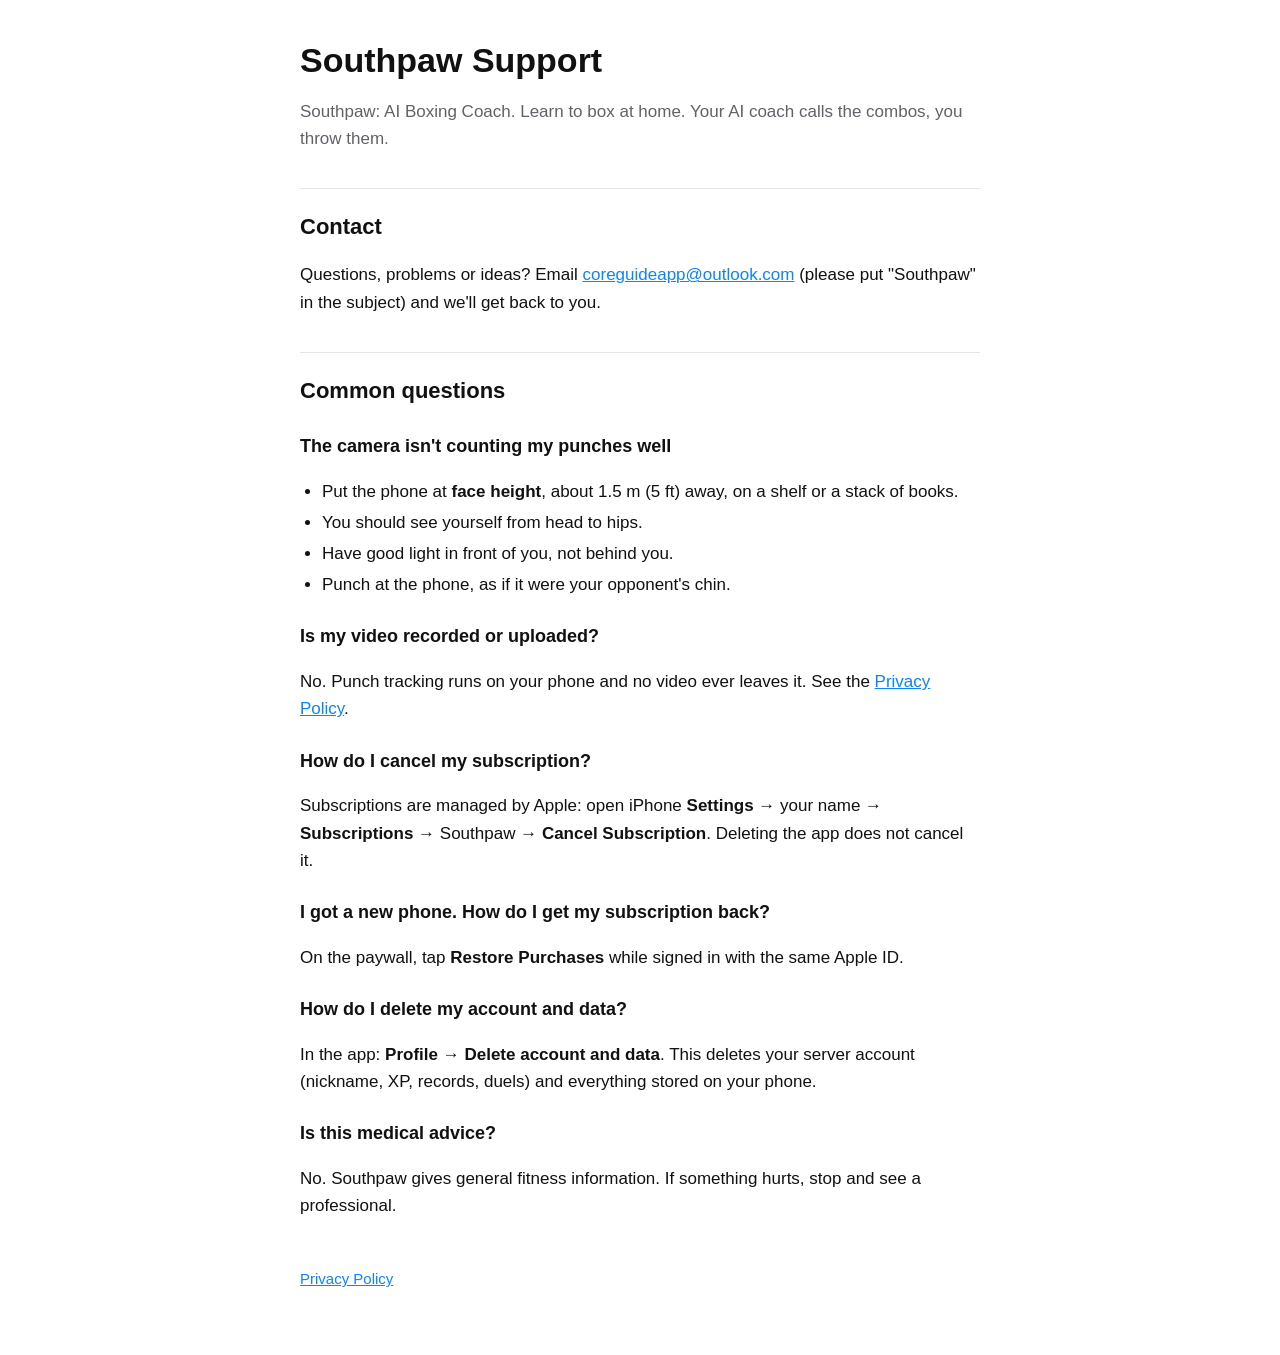
<file: index.html>
<!doctype html>
<html lang="en">
<head>
<meta charset="utf-8">
<meta name="viewport" content="width=device-width, initial-scale=1">
<title>Southpaw Support</title>
<link rel="stylesheet" href="style.css">
</head>
<body>
<main>
<h1>Southpaw Support</h1>
<p class="muted">Southpaw: AI Boxing Coach. Learn to box at home. Your AI coach calls the combos, you throw them.</p>

<h2>Contact</h2>
<p>Questions, problems or ideas? Email <a href="mailto:coreguideapp@outlook.com?subject=Southpaw">coreguideapp@outlook.com</a> (please put "Southpaw" in the subject) and we'll get back to you.</p>

<h2>Common questions</h2>

<h3>The camera isn't counting my punches well</h3>
<ul>
  <li>Put the phone at <strong>face height</strong>, about 1.5 m (5 ft) away, on a shelf or a stack of books.</li>
  <li>You should see yourself from head to hips.</li>
  <li>Have good light in front of you, not behind you.</li>
  <li>Punch at the phone, as if it were your opponent's chin.</li>
</ul>

<h3>Is my video recorded or uploaded?</h3>
<p>No. Punch tracking runs on your phone and no video ever leaves it. See the <a href="privacy.html">Privacy Policy</a>.</p>

<h3>How do I cancel my subscription?</h3>
<p>Subscriptions are managed by Apple: open iPhone <strong>Settings</strong> → your name → <strong>Subscriptions</strong> → Southpaw → <strong>Cancel Subscription</strong>. Deleting the app does not cancel it.</p>

<h3>I got a new phone. How do I get my subscription back?</h3>
<p>On the paywall, tap <strong>Restore Purchases</strong> while signed in with the same Apple ID.</p>

<h3>How do I delete my account and data?</h3>
<p>In the app: <strong>Profile</strong> → <strong>Delete account and data</strong>. This deletes your server account (nickname, XP, records, duels) and everything stored on your phone.</p>

<h3>Is this medical advice?</h3>
<p>No. Southpaw gives general fitness information. If something hurts, stop and see a professional.</p>

<footer><a href="privacy.html">Privacy Policy</a></footer>
</main>
</body>
</html>
</file>
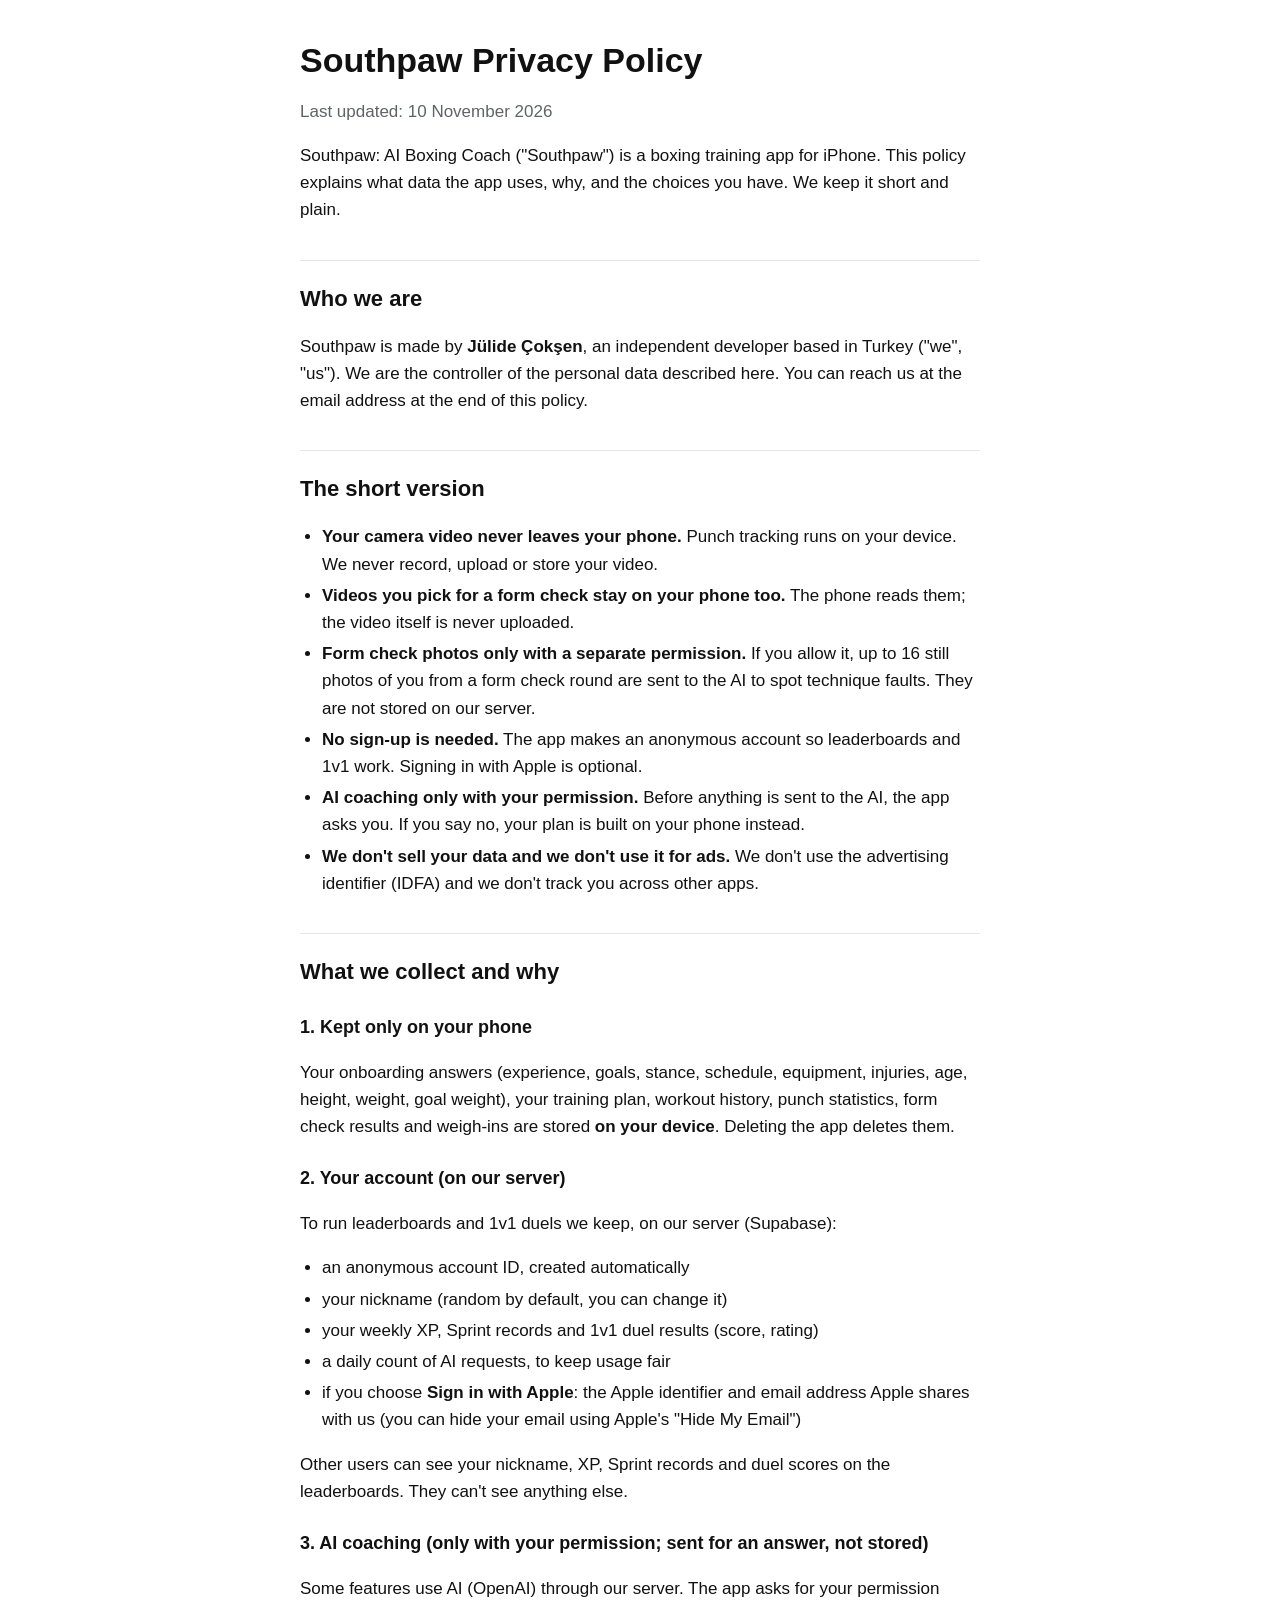
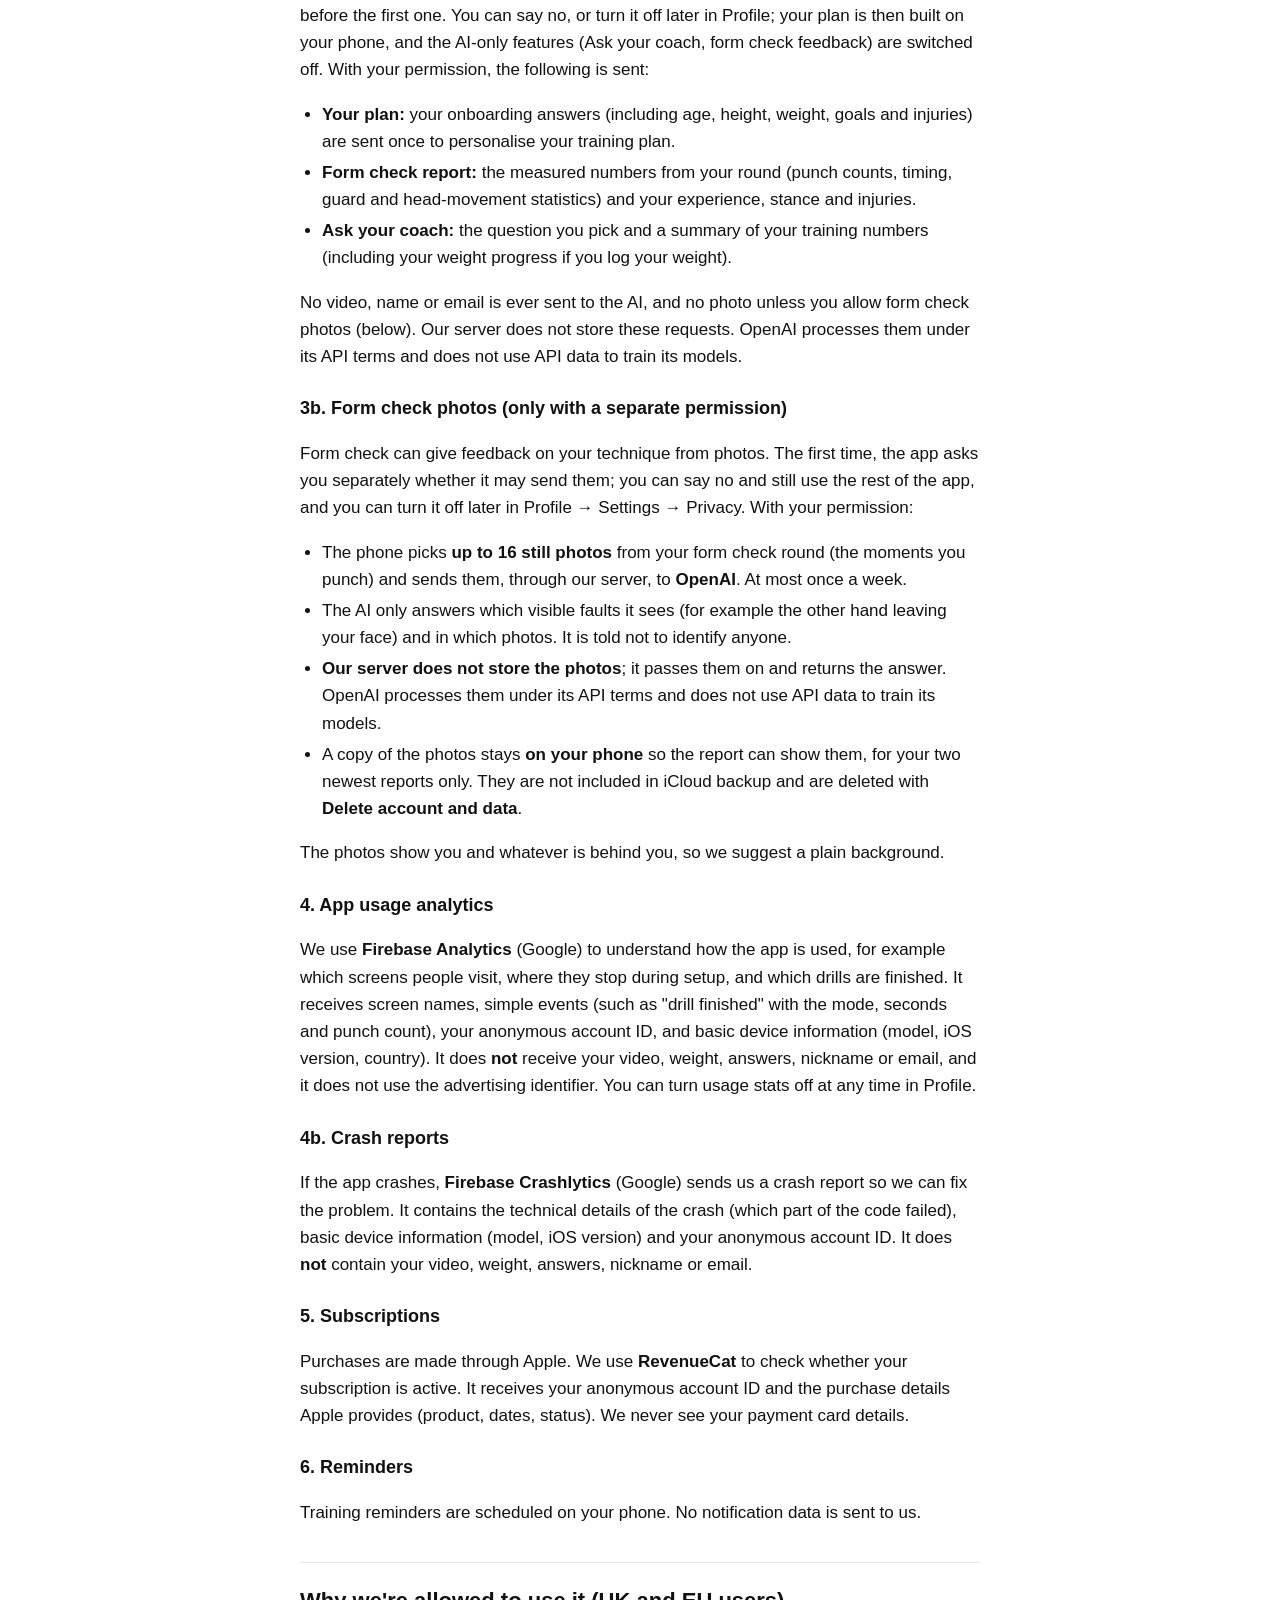
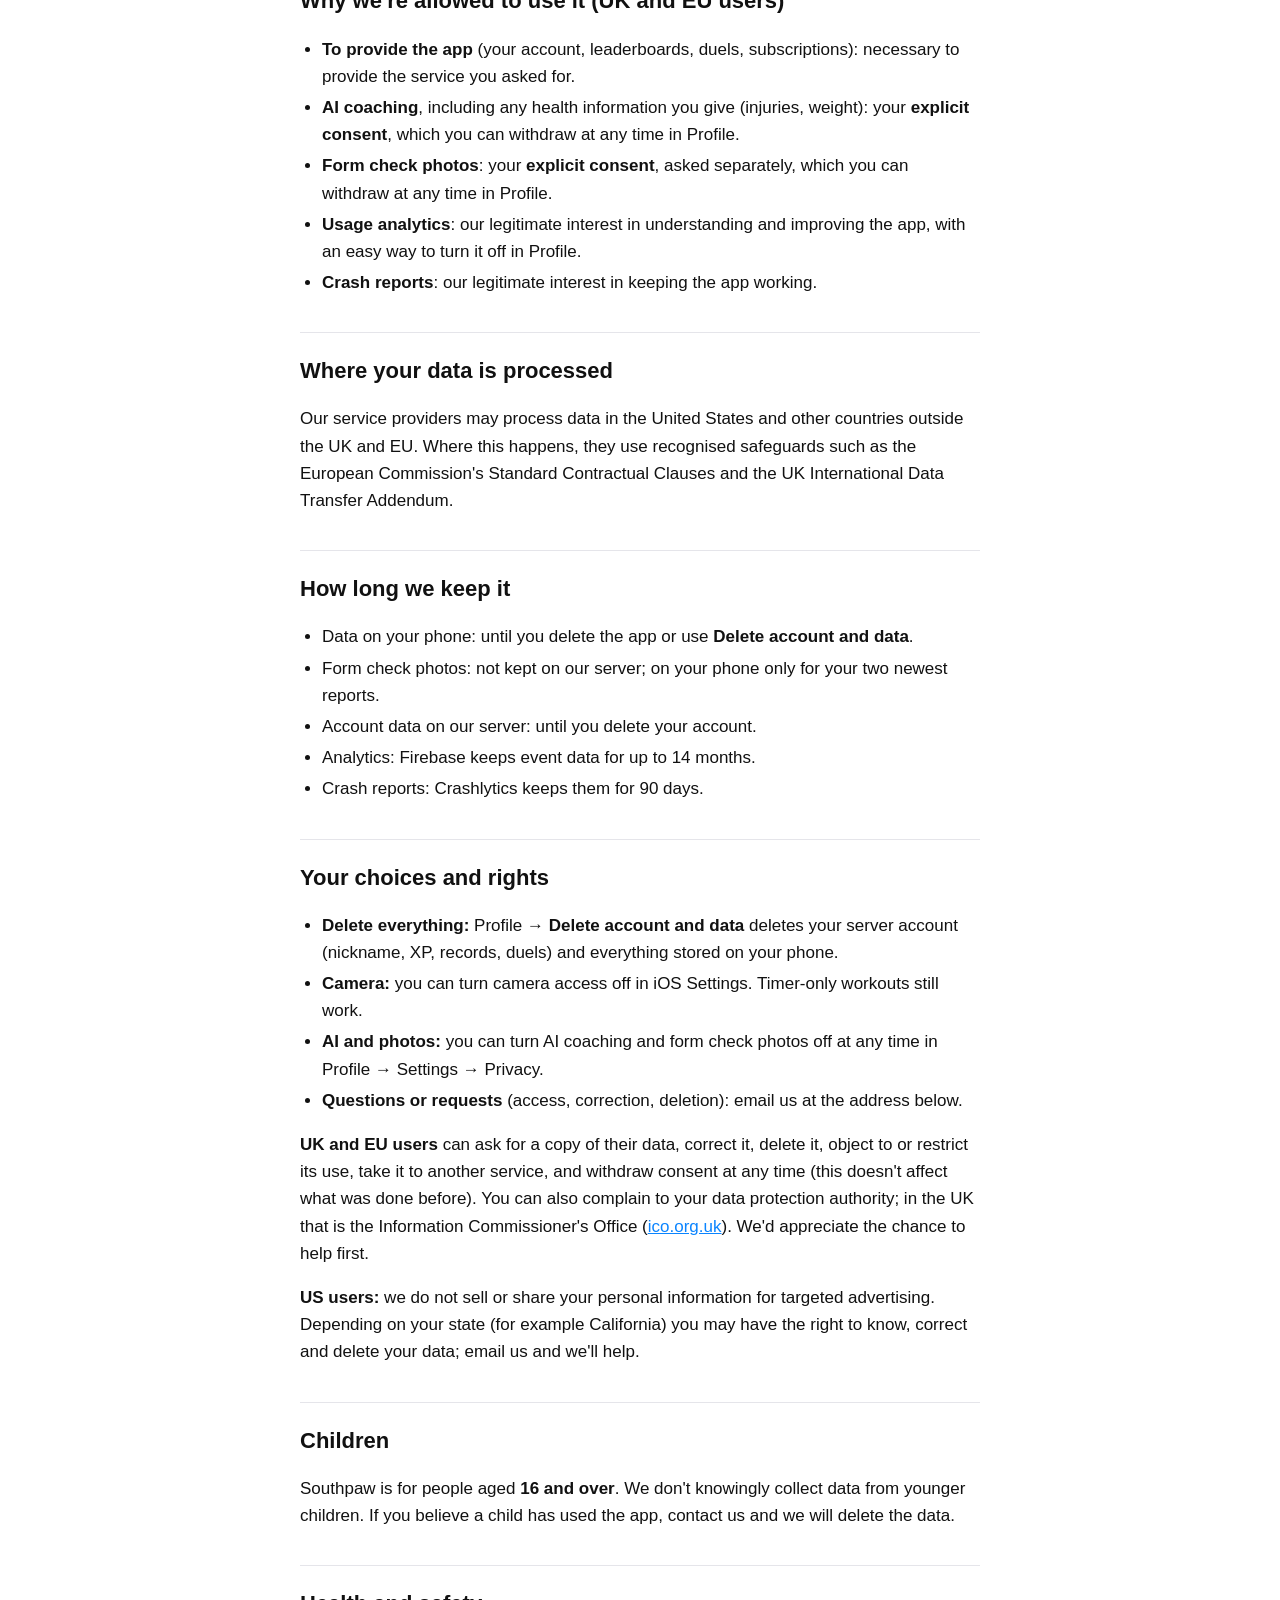
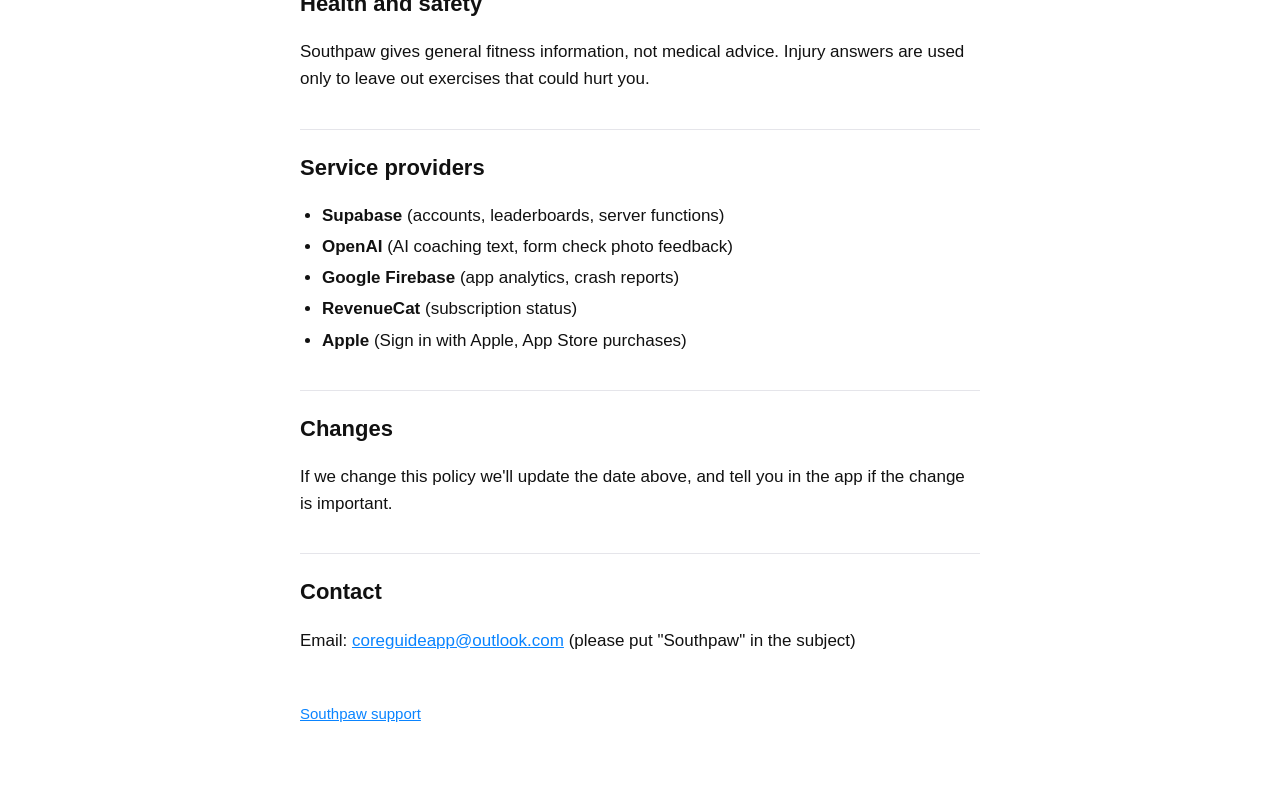
<file: privacy.html>
<!doctype html>
<html lang="en">
<head>
<meta charset="utf-8">
<meta name="viewport" content="width=device-width, initial-scale=1">
<title>Southpaw Privacy Policy</title>
<link rel="stylesheet" href="style.css">
</head>
<body>
<main>
<h1>Southpaw Privacy Policy</h1>
<p class="muted">Last updated: 10 November 2026</p>

<p>Southpaw: AI Boxing Coach ("Southpaw") is a boxing training app for iPhone. This policy explains what data the app uses, why, and the choices you have. We keep it short and plain.</p>

<h2>Who we are</h2>
<p>Southpaw is made by <strong>Jülide Çokşen</strong>, an independent developer based in Turkey ("we", "us"). We are the controller of the personal data described here. You can reach us at the email address at the end of this policy.</p>

<h2>The short version</h2>
<ul>
  <li><strong>Your camera video never leaves your phone.</strong> Punch tracking runs on your device. We never record, upload or store your video.</li>
  <li><strong>Videos you pick for a form check stay on your phone too.</strong> The phone reads them; the video itself is never uploaded.</li>
  <li><strong>Form check photos only with a separate permission.</strong> If you allow it, up to 16 still photos of you from a form check round are sent to the AI to spot technique faults. They are not stored on our server.</li>
  <li><strong>No sign-up is needed.</strong> The app makes an anonymous account so leaderboards and 1v1 work. Signing in with Apple is optional.</li>
  <li><strong>AI coaching only with your permission.</strong> Before anything is sent to the AI, the app asks you. If you say no, your plan is built on your phone instead.</li>
  <li><strong>We don't sell your data and we don't use it for ads.</strong> We don't use the advertising identifier (IDFA) and we don't track you across other apps.</li>
</ul>

<h2>What we collect and why</h2>

<h3>1. Kept only on your phone</h3>
<p>Your onboarding answers (experience, goals, stance, schedule, equipment, injuries, age, height, weight, goal weight), your training plan, workout history, punch statistics, form check results and weigh-ins are stored <strong>on your device</strong>. Deleting the app deletes them.</p>

<h3>2. Your account (on our server)</h3>
<p>To run leaderboards and 1v1 duels we keep, on our server (Supabase):</p>
<ul>
  <li>an anonymous account ID, created automatically</li>
  <li>your nickname (random by default, you can change it)</li>
  <li>your weekly XP, Sprint records and 1v1 duel results (score, rating)</li>
  <li>a daily count of AI requests, to keep usage fair</li>
  <li>if you choose <strong>Sign in with Apple</strong>: the Apple identifier and email address Apple shares with us (you can hide your email using Apple's "Hide My Email")</li>
</ul>
<p>Other users can see your nickname, XP, Sprint records and duel scores on the leaderboards. They can't see anything else.</p>

<h3>3. AI coaching (only with your permission; sent for an answer, not stored)</h3>
<p>Some features use AI (OpenAI) through our server. The app asks for your permission before the first one. You can say no, or turn it off later in Profile; your plan is then built on your phone, and the AI-only features (Ask your coach, form check feedback) are switched off. With your permission, the following is sent:</p>
<ul>
  <li><strong>Your plan:</strong> your onboarding answers (including age, height, weight, goals and injuries) are sent once to personalise your training plan.</li>
  <li><strong>Form check report:</strong> the measured numbers from your round (punch counts, timing, guard and head-movement statistics) and your experience, stance and injuries.</li>
  <li><strong>Ask your coach:</strong> the question you pick and a summary of your training numbers (including your weight progress if you log your weight).</li>
</ul>
<p>No video, name or email is ever sent to the AI, and no photo unless you allow form check photos (below). Our server does not store these requests. OpenAI processes them under its API terms and does not use API data to train its models.</p>

<h3>3b. Form check photos (only with a separate permission)</h3>
<p>Form check can give feedback on your technique from photos. The first time, the app asks you separately whether it may send them; you can say no and still use the rest of the app, and you can turn it off later in Profile → Settings → Privacy. With your permission:</p>
<ul>
  <li>The phone picks <strong>up to 16 still photos</strong> from your form check round (the moments you punch) and sends them, through our server, to <strong>OpenAI</strong>. At most once a week.</li>
  <li>The AI only answers which visible faults it sees (for example the other hand leaving your face) and in which photos. It is told not to identify anyone.</li>
  <li><strong>Our server does not store the photos</strong>; it passes them on and returns the answer. OpenAI processes them under its API terms and does not use API data to train its models.</li>
  <li>A copy of the photos stays <strong>on your phone</strong> so the report can show them, for your two newest reports only. They are not included in iCloud backup and are deleted with <strong>Delete account and data</strong>.</li>
</ul>
<p>The photos show you and whatever is behind you, so we suggest a plain background.</p>

<h3>4. App usage analytics</h3>
<p>We use <strong>Firebase Analytics</strong> (Google) to understand how the app is used, for example which screens people visit, where they stop during setup, and which drills are finished. It receives screen names, simple events (such as "drill finished" with the mode, seconds and punch count), your anonymous account ID, and basic device information (model, iOS version, country). It does <strong>not</strong> receive your video, weight, answers, nickname or email, and it does not use the advertising identifier. You can turn usage stats off at any time in Profile.</p>

<h3>4b. Crash reports</h3>
<p>If the app crashes, <strong>Firebase Crashlytics</strong> (Google) sends us a crash report so we can fix the problem. It contains the technical details of the crash (which part of the code failed), basic device information (model, iOS version) and your anonymous account ID. It does <strong>not</strong> contain your video, weight, answers, nickname or email.</p>

<h3>5. Subscriptions</h3>
<p>Purchases are made through Apple. We use <strong>RevenueCat</strong> to check whether your subscription is active. It receives your anonymous account ID and the purchase details Apple provides (product, dates, status). We never see your payment card details.</p>

<h3>6. Reminders</h3>
<p>Training reminders are scheduled on your phone. No notification data is sent to us.</p>

<h2>Why we're allowed to use it (UK and EU users)</h2>
<ul>
  <li><strong>To provide the app</strong> (your account, leaderboards, duels, subscriptions): necessary to provide the service you asked for.</li>
  <li><strong>AI coaching</strong>, including any health information you give (injuries, weight): your <strong>explicit consent</strong>, which you can withdraw at any time in Profile.</li>
  <li><strong>Form check photos</strong>: your <strong>explicit consent</strong>, asked separately, which you can withdraw at any time in Profile.</li>
  <li><strong>Usage analytics</strong>: our legitimate interest in understanding and improving the app, with an easy way to turn it off in Profile.</li>
  <li><strong>Crash reports</strong>: our legitimate interest in keeping the app working.</li>
</ul>

<h2>Where your data is processed</h2>
<p>Our service providers may process data in the United States and other countries outside the UK and EU. Where this happens, they use recognised safeguards such as the European Commission's Standard Contractual Clauses and the UK International Data Transfer Addendum.</p>

<h2>How long we keep it</h2>
<ul>
  <li>Data on your phone: until you delete the app or use <strong>Delete account and data</strong>.</li>
  <li>Form check photos: not kept on our server; on your phone only for your two newest reports.</li>
  <li>Account data on our server: until you delete your account.</li>
  <li>Analytics: Firebase keeps event data for up to 14 months.</li>
  <li>Crash reports: Crashlytics keeps them for 90 days.</li>
</ul>

<h2>Your choices and rights</h2>
<ul>
  <li><strong>Delete everything:</strong> Profile → <strong>Delete account and data</strong> deletes your server account (nickname, XP, records, duels) and everything stored on your phone.</li>
  <li><strong>Camera:</strong> you can turn camera access off in iOS Settings. Timer-only workouts still work.</li>
  <li><strong>AI and photos:</strong> you can turn AI coaching and form check photos off at any time in Profile → Settings → Privacy.</li>
  <li><strong>Questions or requests</strong> (access, correction, deletion): email us at the address below.</li>
</ul>
<p><strong>UK and EU users</strong> can ask for a copy of their data, correct it, delete it, object to or restrict its use, take it to another service, and withdraw consent at any time (this doesn't affect what was done before). You can also complain to your data protection authority; in the UK that is the Information Commissioner's Office (<a href="https://ico.org.uk">ico.org.uk</a>). We'd appreciate the chance to help first.</p>
<p><strong>US users:</strong> we do not sell or share your personal information for targeted advertising. Depending on your state (for example California) you may have the right to know, correct and delete your data; email us and we'll help.</p>

<h2>Children</h2>
<p>Southpaw is for people aged <strong>16 and over</strong>. We don't knowingly collect data from younger children. If you believe a child has used the app, contact us and we will delete the data.</p>

<h2>Health and safety</h2>
<p>Southpaw gives general fitness information, not medical advice. Injury answers are used only to leave out exercises that could hurt you.</p>

<h2>Service providers</h2>
<ul>
  <li><strong>Supabase</strong> (accounts, leaderboards, server functions)</li>
  <li><strong>OpenAI</strong> (AI coaching text, form check photo feedback)</li>
  <li><strong>Google Firebase</strong> (app analytics, crash reports)</li>
  <li><strong>RevenueCat</strong> (subscription status)</li>
  <li><strong>Apple</strong> (Sign in with Apple, App Store purchases)</li>
</ul>

<h2>Changes</h2>
<p>If we change this policy we'll update the date above, and tell you in the app if the change is important.</p>

<h2>Contact</h2>
<p>Email: <a href="mailto:coreguideapp@outlook.com?subject=Southpaw">coreguideapp@outlook.com</a> (please put "Southpaw" in the subject)</p>

<footer><a href="./">Southpaw support</a></footer>
</main>
</body>
</html>
</file>
<file: style.css>
:root {
  --bg: #ffffff;
  --text: #111111;
  --muted: #5f6368;
  --line: #e5e5ea;
  --accent: #0a84ff;
}
@media (prefers-color-scheme: dark) {
  :root {
    --bg: #000000;
    --text: #ffffff;
    --muted: #8e8e93;
    --line: #2c2c2e;
  }
}
* { box-sizing: border-box; }
body {
  margin: 0;
  background: var(--bg);
  color: var(--text);
  font: 17px/1.6 -apple-system, BlinkMacSystemFont, "Segoe UI", Roboto, Helvetica, Arial, sans-serif;
}
main { max-width: 720px; margin: 0 auto; padding: 40px 20px 64px; }
h1 { font-size: 34px; line-height: 1.2; margin: 0 0 6px; }
h2 { font-size: 22px; margin: 36px 0 8px; padding-top: 20px; border-top: 1px solid var(--line); }
h3 { font-size: 18px; margin: 24px 0 6px; }
p, li { color: var(--text); }
ul { padding-left: 22px; }
li { margin: 4px 0; }
.muted { color: var(--muted); }
a { color: var(--accent); }
footer { margin-top: 48px; color: var(--muted); font-size: 15px; }
</file>
